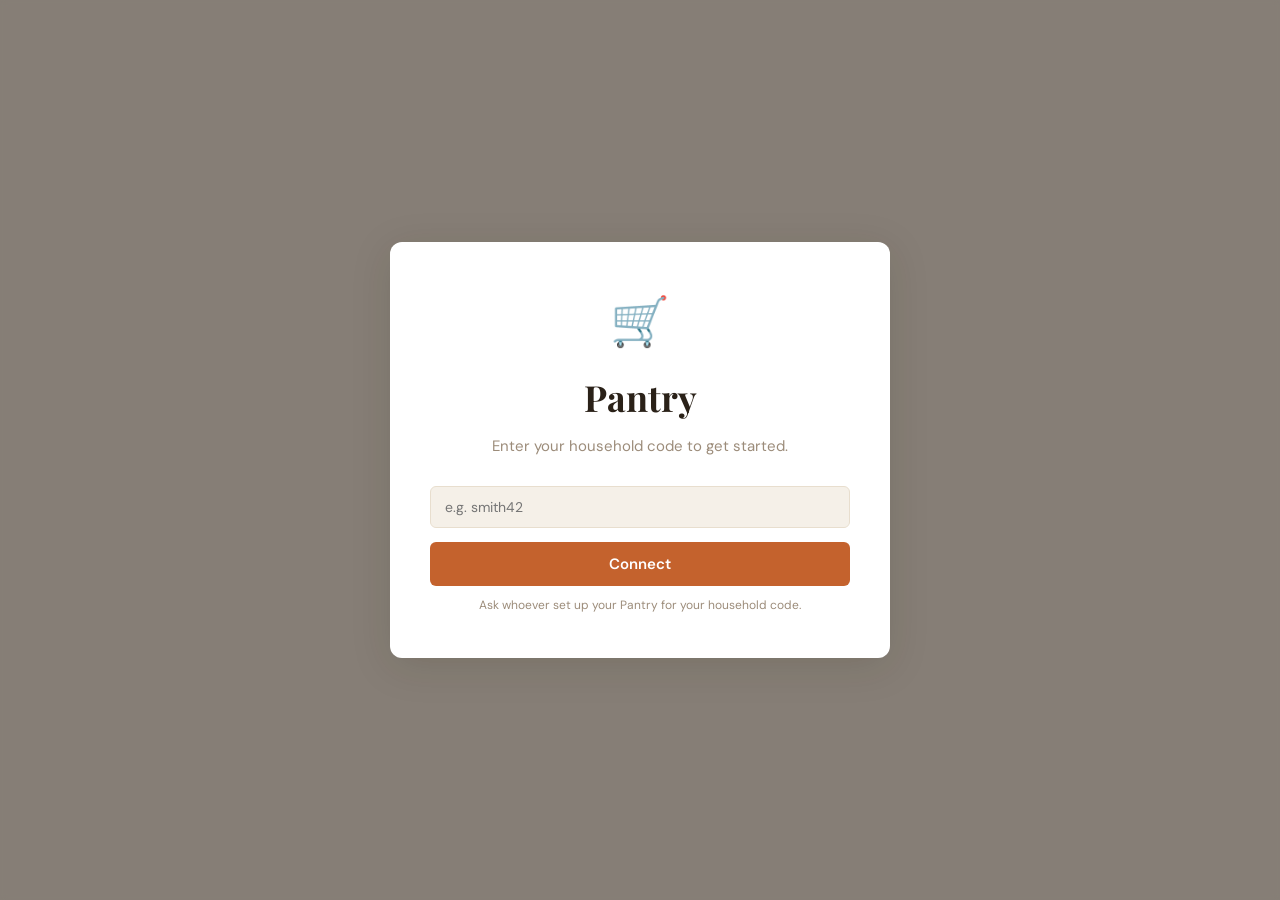
<file: index.html>
<!DOCTYPE html>
<html lang="en">
<head>
  <meta charset="UTF-8" />
  <meta name="viewport" content="width=device-width, initial-scale=1.0" />
  <title>Pantry — Grocery List Manager</title>
  <link rel="manifest" href="manifest.json" />
  <meta name="theme-color" content="#2a2118" />
  <meta name="mobile-web-app-capable" content="yes" />
  <meta name="apple-mobile-web-app-capable" content="yes" />
  <meta name="apple-mobile-web-app-status-bar-style" content="black-translucent" />
  <meta name="apple-mobile-web-app-title" content="Pantry" />
  <link rel="apple-touch-icon" href="icon-192.png" />
  <link rel="preconnect" href="https://fonts.googleapis.com" />
  <link rel="preconnect" href="https://fonts.gstatic.com" crossorigin />
  <link href="https://fonts.googleapis.com/css2?family=Playfair+Display:wght@400;600;700&family=DM+Sans:wght@300;400;500&display=swap" rel="stylesheet" />
  <link rel="stylesheet" href="style.css" />
  <!-- Google Analytics -->
  <script async src="https://www.googletagmanager.com/gtag/js?id=G-ZRSKGRCKM3"></script>
  <script>
    window.dataLayer = window.dataLayer || [];
    function gtag(){dataLayer.push(arguments);}
    gtag('js', new Date());
    gtag('config', 'G-ZRSKGRCKM3');
  </script>
</head>
<body>

  <!-- SETUP MODAL -->
  <div id="setup-modal" class="modal-overlay active">
    <div class="modal-box setup-box">
      <div class="setup-logo">🛒</div>
      <h1 class="setup-title">Pantry</h1>
      <p class="setup-sub">Enter your household code to get started.</p>
      <input id="household-code-input" class="setup-input" type="text" placeholder="e.g. smith42" autocomplete="off" autocapitalize="off" />
      <button class="btn-primary setup-connect" onclick="connectWithCode()">Connect</button>
      <p class="setup-note">Ask whoever set up your Pantry for your household code.</p>
    </div>
  </div>

  <!-- GENERIC MODAL -->
  <div id="generic-modal" class="modal-overlay">
    <div class="modal-box" id="generic-modal-box">
      <button class="modal-close" onclick="closeModal()">✕</button>
      <div id="generic-modal-content"></div>
    </div>
  </div>

  <!-- TOAST -->
  <div id="toast" class="toast"></div>

  <!-- APP SHELL -->
  <div id="app" class="app hidden">

    <!-- SIDEBAR -->
    <aside class="sidebar">
      <div class="sidebar-header">
        <span class="sidebar-logo">🛒</span>
        <div>
          <span class="sidebar-title">Pantry</span>
          <div id="sidebar-household-name" class="sidebar-household-name"></div>
        </div>
      </div>
      <!-- Mobile: user button in top bar -->
      <button class="sidebar-topbar-user" style="display:none" onclick="changeUsername()">
        👤 <span id="sidebar-username-mobile"></span>
      </button>
      <nav class="sidebar-nav">
        <button class="nav-btn active" data-view="database" onclick="switchView('database')">
          <span class="nav-icon">📦</span> Item Database
        </button>
        <button class="nav-btn" data-view="list" onclick="switchView('list')">
          <span class="nav-icon">📋</span> Shopping List
          <span id="list-badge" class="badge hidden">0</span>
        </button>
        <div class="sidebar-list-selector">
          <div class="sidebar-list-label">Active List</div>
          <div class="sidebar-list-row">
            <select id="list-selector" class="sidebar-list-select" onchange="onListSelect(event)"></select>
            <button class="btn-icon sidebar-list-options" title="Rename or delete list" onclick="openListOptionsModal()">⚙</button>
          </div>
        </div>
      </nav>
      <div class="sidebar-footer">
        <button class="btn-ghost small sidebar-user-btn" onclick="changeUsername()">👤 <span id="sidebar-username"></span></button>
        <button class="btn-ghost small" onclick="openSetup()">⚙ Change Household</button>
      </div>
    </aside>

    <!-- MAIN CONTENT -->
    <main class="main">

      <!-- DATABASE VIEW -->
      <section id="view-database" class="view active">
        <div class="view-header">
          <div>
            <h2 class="view-title">Item Database</h2>
            <p class="view-sub">Organize items into categories</p>
            <!-- Mobile list selector (desktop uses sidebar) -->
            <div class="mobile-list-selector-row" style="display:none">
              <select class="sidebar-list-select" onchange="onListSelect(event)"></select>
              <button class="btn-icon sidebar-list-options" onclick="openListOptionsModal()">⚙</button>
            </div>
          </div>
          <div class="view-actions">
            <button class="btn-secondary" onclick="openAddCategory()">+ Category</button>
            <button class="btn-primary" onclick="openAddItem()">+ Item</button>
          </div>
        </div>
        <div id="db-loading" class="loading-state">
          <div class="spinner"></div> Loading your database…
        </div>
        <div id="db-empty" class="empty-state hidden">
          <div class="empty-icon">🥦</div>
          <p>No items yet. Start by adding a category.</p>
        </div>
        <div id="categories-container" class="categories-grid hidden"></div>
      </section>

      <!-- LIST VIEW -->
      <section id="view-list" class="view hidden">
        <div class="view-header">
          <div>
            <h2 class="view-title">Shopping List</h2>
            <!-- Mobile list selector (desktop uses sidebar) -->
            <div class="mobile-list-selector-row" style="display:none">
              <select class="sidebar-list-select" onchange="onListSelect(event)"></select>
              <button class="btn-icon sidebar-list-options" onclick="openListOptionsModal()">⚙</button>
            </div>
          </div>
          <div class="view-actions">
            <button class="btn-secondary" onclick="openAddQuickItem()">+ Quick Add</button>
            <button class="btn-secondary" onclick="shareList()">🔗 Share</button>
            <button class="btn-secondary" onclick="archiveAndClear()">📦 Archive & Clear</button>
            <button class="btn-secondary" onclick="openArchiveModal()">🗂 View Archives</button>
            <button class="btn-secondary" onclick="saveCurrentList()">💾 Save</button>
            <button class="btn-secondary" onclick="openRestoreModal()">⟳ Restore</button>
            <button class="btn-danger"    onclick="clearChecked()">Clear Checked</button>
          </div>
        </div>
        <div id="list-loading" class="loading-state hidden">
          <div class="spinner"></div> Loading…
        </div>
        <div id="list-empty" class="empty-state hidden">
          <div class="empty-icon">🛍️</div>
          <p>Your list is empty. Add items from the database.</p>
        </div>
        <div id="list-container" class="list-sections hidden"></div>
        <div id="list-notes-area" class="list-notes-area hidden">
          <div class="list-notes-label">📝 Notes</div>
          <textarea id="list-notes" class="list-notes-input" placeholder="Leave a note for the household…" rows="3" onblur="saveNote()" oninput="onNoteInput()"></textarea>
          <div id="list-notes-status" class="list-notes-status"></div>
        </div>
      </section>

    </main>
  </div>

  <!-- MOBILE BOTTOM TAB BAR (hidden on desktop via CSS) -->
  <div class="bottom-tab-bar" style="display:none">
    <button class="bottom-tab active" data-view="database" onclick="switchView('database')">
      <span class="bottom-tab-icon">📦</span>
      <span>Database</span>
    </button>
    <button class="bottom-tab" data-view="list" onclick="switchView('list')">
      <span class="bottom-tab-icon">📋</span>
      <span>List</span>
      <span id="list-badge-mobile" class="badge hidden">0</span>
    </button>
    <button class="bottom-tab" onclick="openSetup()">
      <span class="bottom-tab-icon">⚙️</span>
      <span>Settings</span>
    </button>
  </div>

  <script src="config.js"></script>
  <script src="app.js"></script>
</body>
</html>
</file>
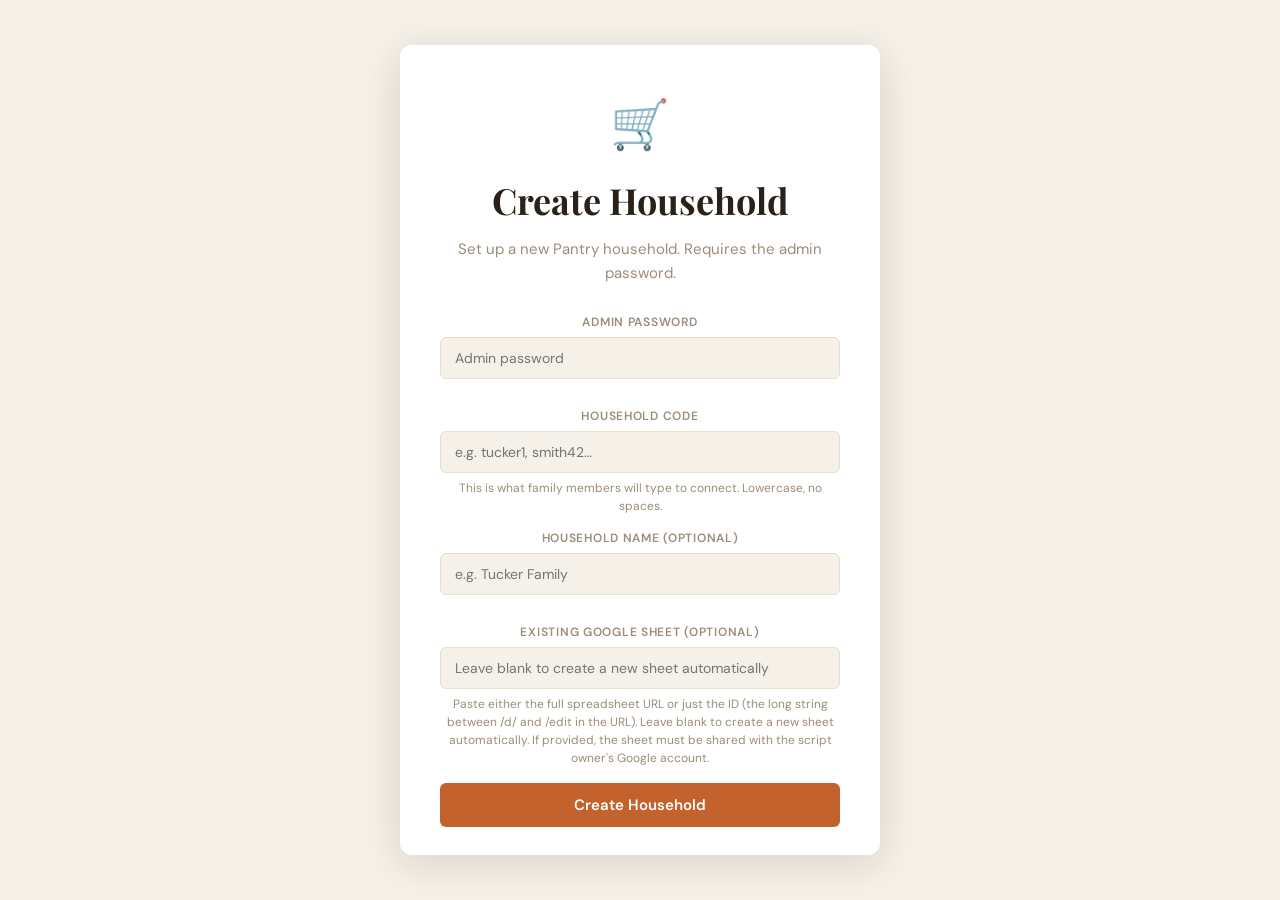
<file: setup.html>
<!DOCTYPE html>
<html lang="en">
<head>
  <meta charset="UTF-8" />
  <meta name="viewport" content="width=device-width, initial-scale=1.0" />
  <title>Pantry — Create Household</title>
  <link rel="preconnect" href="https://fonts.googleapis.com" />
  <link rel="preconnect" href="https://fonts.gstatic.com" crossorigin />
  <link href="https://fonts.googleapis.com/css2?family=Playfair+Display:wght@400;600;700&family=DM+Sans:wght@300;400;500&display=swap" rel="stylesheet" />
  <link rel="stylesheet" href="style.css" />
  <!-- Google Analytics -->
  <script async src="https://www.googletagmanager.com/gtag/js?id=G-ZRSKGRCKM3"></script>
  <script>
    window.dataLayer = window.dataLayer || [];
    function gtag(){dataLayer.push(arguments);}
    gtag('js', new Date());
    gtag('config', 'G-ZRSKGRCKM3');
  </script>
  <style>
    body { display: flex; align-items: center; justify-content: center; min-height: 100vh; padding: 20px; }
    .setup-box { max-width: 480px; width: 100%; }
    .result-box { margin-top: 20px; padding: 16px; border-radius: 8px; font-size: 14px; line-height: 1.6; }
    .result-box.success { background: var(--sage-muted); color: var(--sage); }
    .result-box.error   { background: var(--danger-light); color: var(--danger); }
    .result-code { font-size: 28px; font-weight: 700; font-family: monospace; letter-spacing: 2px; margin: 8px 0; }
    .result-link { word-break: break-all; font-size: 12px; color: var(--ink-light); margin-top: 6px; }
  </style>
</head>
<body>
  <div class="modal-box setup-box">
    <div class="setup-logo">🛒</div>
    <h1 class="setup-title">Create Household</h1>
    <p class="setup-sub">Set up a new Pantry household. Requires the admin password.</p>

    <label class="modal-label">Admin Password</label>
    <input class="setup-input" type="password" id="password" placeholder="Admin password" />

    <label class="modal-label">Household Code</label>
    <input class="setup-input" type="text" id="code" placeholder="e.g. tucker1, smith42…" autocapitalize="off" autocomplete="off" />
    <p class="setup-note" style="margin-top:-8px;margin-bottom:12px;">This is what family members will type to connect. Lowercase, no spaces.</p>

    <label class="modal-label">Household Name (optional)</label>
    <input class="setup-input" type="text" id="name" placeholder="e.g. Tucker Family" />

    <label class="modal-label">Existing Google Sheet (optional)</label>
    <input class="setup-input" type="text" id="sheetId" placeholder="Leave blank to create a new sheet automatically" />
    <p class="setup-note" style="margin-top:-8px;margin-bottom:16px;">Paste either the full spreadsheet URL or just the ID (the long string between /d/ and /edit in the URL). Leave blank to create a new sheet automatically. If provided, the sheet must be shared with the script owner's Google account.</p>

    <button class="btn-primary setup-connect" onclick="createHousehold()">Create Household</button>

    <div id="result" style="display:none"></div>
  </div>

  <script src="config.js"></script>
  <script>
    async function createHousehold() {
      const password      = document.getElementById('password').value;
      const code          = document.getElementById('code').value.trim().toLowerCase();
      const householdName = document.getElementById('name').value.trim();
      const spreadsheetId = document.getElementById('sheetId').value.trim();
      const resultEl      = document.getElementById('result');

      if (!password || !code) {
        showResult('error', 'Password and household code are required.');
        return;
      }
      if (/\s/.test(code)) {
        showResult('error', 'Household code cannot contain spaces.');
        return;
      }

      showResult('', 'Creating household…');
      resultEl.style.display = 'block';
      resultEl.className = 'result-box';
      resultEl.textContent = 'Creating…';

      try {
        const res  = await fetch(window.PANTRY_MASTER_URL, {
          method: 'POST',
          headers: { 'Content-Type': 'text/plain' },
          body: JSON.stringify({ action: 'createHousehold', password, code, householdName, spreadsheetId })
        });
        const data = await res.json();
        if (data.ok) {
          showResult('success',
            '✓ Household created!\n\nCode: ' + data.code +
            (data.spreadsheetUrl ? '\n\nSpreadsheet: ' + data.spreadsheetUrl : '')
          );
        } else {
          showResult('error', '✕ ' + (data.error || 'Unknown error'));
        }
      } catch (e) {
        showResult('error', 'Could not reach the master script. Check config.js.');
      }
    }

    function showResult(type, msg) {
      const el = document.getElementById('result');
      el.style.display = 'block';
      el.className = 'result-box' + (type ? ' ' + type : '');
      // Format nicely
      const lines = msg.split('\n');
      el.innerHTML = lines.map((l, i) => {
        if (i === 0) return '<strong>' + l + '</strong>';
        if (l.startsWith('Code:')) return '<div class="result-code">' + l.replace('Code: ','') + '</div>';
        if (l.startsWith('Spreadsheet:')) return '<div class="result-link">📊 <a href="' + l.replace('Spreadsheet: ','') + '" target="_blank">Open Spreadsheet</a></div>';
        return l ? '<div>' + l + '</div>' : '';
      }).join('');
    }
  </script>
</body>
</html>
</file>
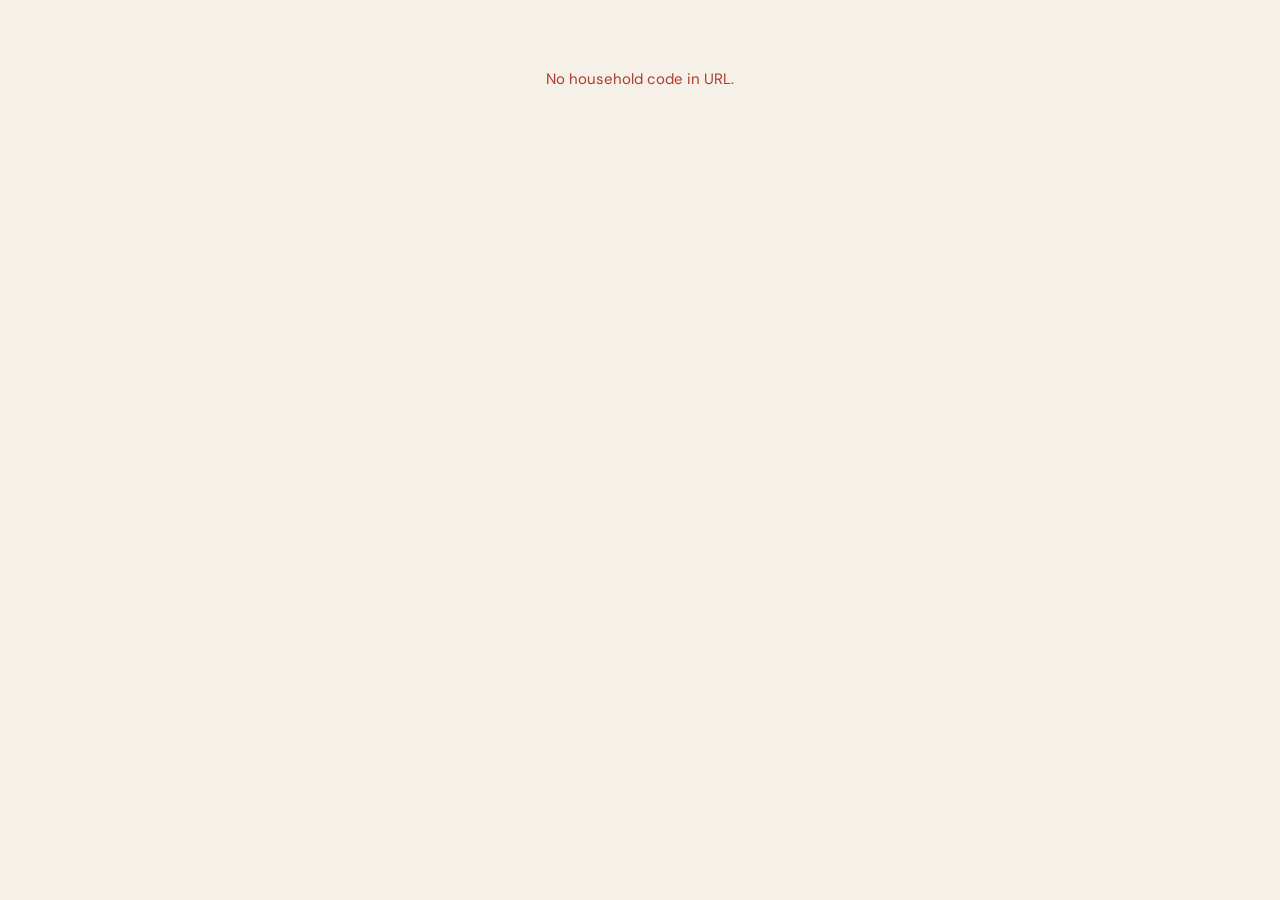
<file: share.html>
<!DOCTYPE html>
<html lang="en">
<head>
  <meta charset="UTF-8" />
  <meta name="viewport" content="width=device-width, initial-scale=1.0" />
  <title>Pantry — Shared List</title>
  <link rel="preconnect" href="https://fonts.googleapis.com" />
  <link rel="preconnect" href="https://fonts.gstatic.com" crossorigin />
  <link href="https://fonts.googleapis.com/css2?family=Playfair+Display:wght@400;600;700&family=DM+Sans:wght@300;400;500&display=swap" rel="stylesheet" />
  <link rel="stylesheet" href="style.css" />
  <!-- Google Analytics -->
  <script async src="https://www.googletagmanager.com/gtag/js?id=G-ZRSKGRCKM3"></script>
  <script>
    window.dataLayer = window.dataLayer || [];
    function gtag(){dataLayer.push(arguments);}
    gtag('js', new Date());
    gtag('config', 'G-ZRSKGRCKM3');
  </script>
  <style>
    body { max-width: 600px; margin: 0 auto; padding: 28px 20px 60px; }
    .share-header { margin-bottom: 24px; }
    .share-household { font-size: 13px; color: var(--ink-light); margin-bottom: 2px; }
    .share-title { font-family: var(--font-display); font-size: 28px; font-weight: 700; color: var(--ink); }
    .share-meta { font-size: 13px; color: var(--ink-light); margin-top: 4px; }
    .share-section { margin-bottom: 20px; }
    .share-cat-title { font-family: var(--font-display); font-size: 14px; font-weight: 600; color: var(--ink); margin-bottom: 6px; display: flex; align-items: center; gap: 8px; }
    .share-item { display: flex; align-items: center; gap: 10px; padding: 6px 0; border-bottom: 1px solid var(--cream-dark); font-size: 14px; color: var(--ink-mid); }
    .share-item:last-child { border-bottom: none; }
    .share-item.checked { opacity: 0.45; text-decoration: line-through; }
    .share-item-qty { font-size: 12px; color: var(--ink-light); background: var(--cream-dark); border-radius: 20px; padding: 1px 7px; }
    .share-note { margin-top: 28px; padding: 14px 16px; background: var(--cream-dark); border-radius: var(--radius-sm); font-size: 14px; color: var(--ink-mid); font-style: italic; }
    .share-note-label { font-style: normal; font-weight: 600; font-size: 12px; color: var(--ink-light); text-transform: uppercase; letter-spacing: .05em; margin-bottom: 6px; }
    .share-open-btn { display: block; margin-top: 32px; text-align: center; background: var(--terracotta); color: #fff; border-radius: var(--radius-sm); padding: 12px 20px; text-decoration: none; font-family: var(--font-body); font-size: 15px; font-weight: 600; }
    .share-open-btn:hover { background: var(--terracotta-light); }
    .loading-state { padding: 60px 0; text-align: center; color: var(--ink-light); }
    .error-state { padding: 40px 0; text-align: center; color: var(--danger); }
  </style>
</head>
<body>
  <div id="content"><div class="loading-state">Loading list…</div></div>
  <script src="config.js"></script>
  <script>
    async function load() {
      const params   = new URLSearchParams(window.location.search);
      const code     = params.get('code');
      const listName = params.get('list') || 'Main';
      if (!code) { showError('No household code in URL.'); return; }

      try {
        const res  = await fetch(window.PANTRY_MASTER_URL, {
          method: 'POST',
          headers: { 'Content-Type': 'text/plain' },
          body: JSON.stringify({ action: 'getSharedList', code, listName })
        });
        const data = await res.json();
        if (!data.ok) { showError(data.error || 'Could not load list.'); return; }
        render(data);
      } catch (e) {
        showError('Could not reach Pantry server.');
      }
    }

    function render({ householdName, listName, list, note }) {
      document.title = 'Pantry — ' + listName;
      const unchecked = list.filter(i => !i.checked);
      const checked   = list.filter(i => i.checked);

      // Group unchecked by category
      const byCategory = {};
      unchecked.forEach(item => {
        const cat = item.category || 'Other';
        if (!byCategory[cat]) byCategory[cat] = [];
        byCategory[cat].push(item);
      });

      const date = new Date().toLocaleDateString(undefined, { month: 'short', day: 'numeric', year: 'numeric', hour: '2-digit', minute: '2-digit' });

      let html = '<div class="share-header">' +
        '<div class="share-household">🛒 ' + esc(householdName) + '</div>' +
        '<div class="share-title">' + esc(listName) + '</div>' +
        '<div class="share-meta">' + unchecked.length + ' items · Updated ' + date + '</div>' +
      '</div>';

      Object.entries(byCategory).forEach(([cat, items]) => {
        html += '<div class="share-section"><div class="share-cat-title">' + esc(cat) + '</div>';
        items.forEach(i => {
          html += '<div class="share-item">' +
            '<span style="flex:1">' + esc(i.name) + (i.note ? ' <span style="color:var(--ink-light);font-style:italic;font-size:12px;">— ' + esc(i.note) + '</span>' : '') + '</span>' +
            (i.qty > 1 ? '<span class="share-item-qty">×' + i.qty + '</span>' : '') +
          '</div>';
        });
        html += '</div>';
      });

      if (checked.length > 0) {
        html += '<div class="share-section"><div class="share-cat-title" style="color:var(--ink-light)">Already got ✓</div>';
        checked.forEach(i => {
          html += '<div class="share-item checked"><span style="flex:1">' + esc(i.name) + '</span>' +
            (i.qty > 1 ? '<span class="share-item-qty">×' + i.qty + '</span>' : '') + '</div>';
        });
        html += '</div>';
      }

      if (note) {
        html += '<div class="share-note"><div class="share-note-label">📝 Note</div>' + esc(note) + '</div>';
      }

      html += '<a class="share-open-btn" href="index.html?code=' + esc(new URLSearchParams(window.location.search).get('code')) + '">Open in Pantry →</a>';

      document.getElementById('content').innerHTML = html;
    }

    function showError(msg) {
      document.getElementById('content').innerHTML = '<div class="error-state">' + msg + '</div>';
    }

    function esc(str) {
      return String(str||'').replace(/&/g,'&amp;').replace(/</g,'&lt;').replace(/>/g,'&gt;').replace(/"/g,'&quot;');
    }

    load();
  </script>
</body>
</html>
</file>
<file: style.css>
/* ============================================================
   PANTRY — CSS
   Aesthetic: Warm editorial market — cream, terracotta, sage
   ============================================================ */

:root {
  --cream: #f5f0e8;
  --cream-dark: #ede7d9;
  --parchment: #e8dece;
  --terracotta: #c4622d;
  --terracotta-light: #e07d4f;
  --terracotta-muted: #f2d5c4;
  --sage: #5a7a5e;
  --sage-light: #8aac8e;
  --sage-muted: #d4e4d6;
  --ink: #2a2118;
  --ink-mid: #5c4f40;
  --ink-light: #9c8c7a;
  --white: #ffffff;
  --danger: #b03a2e;
  --danger-light: #f5d0cc;

  --radius: 12px;
  --radius-sm: 6px;
  --shadow: 0 2px 16px rgba(42,33,24,0.10);
  --shadow-lg: 0 8px 40px rgba(42,33,24,0.14);

  --font-display: 'Playfair Display', Georgia, serif;
  --font-body: 'DM Sans', sans-serif;
}

*, *::before, *::after { box-sizing: border-box; margin: 0; padding: 0; }

html, body {
  height: 100%;
  font-family: var(--font-body);
  background: var(--cream);
  color: var(--ink);
  font-size: 15px;
  line-height: 1.5;
}

/* ---- LAYOUT ---- */
.app {
  display: flex;
  height: 100vh;
  overflow: hidden;
}
.app.hidden { display: none; }

/* ---- SIDEBAR ---- */
.sidebar {
  width: 220px;
  min-width: 220px;
  background: var(--ink);
  color: var(--cream);
  display: flex;
  flex-direction: column;
  padding: 0;
  border-right: none;
}
.sidebar-header {
  display: flex;
  align-items: center;
  gap: 10px;
  padding: 28px 20px 20px;
  border-bottom: 1px solid rgba(255,255,255,0.08);
}
.sidebar-logo { font-size: 22px; }
.sidebar-title {
  font-family: var(--font-display);
  font-size: 22px;
  font-weight: 700;
  letter-spacing: 0.02em;
  color: var(--cream);
}
.sidebar-nav {
  flex: 1;
  padding: 16px 12px;
  display: flex;
  flex-direction: column;
  gap: 4px;
}
.nav-btn {
  display: flex;
  align-items: center;
  gap: 10px;
  width: 100%;
  padding: 11px 14px;
  border: none;
  background: transparent;
  color: rgba(245,240,232,0.65);
  font-family: var(--font-body);
  font-size: 14px;
  font-weight: 500;
  border-radius: var(--radius-sm);
  cursor: pointer;
  transition: background 0.15s, color 0.15s;
  position: relative;
  text-align: left;
}
.nav-btn:hover { background: rgba(255,255,255,0.08); color: var(--cream); }
.nav-btn.active { background: var(--terracotta); color: #fff; }
.nav-icon { font-size: 16px; }
.sidebar-footer {
  padding: 16px 12px;
  border-top: 1px solid rgba(255,255,255,0.08);
}

/* ---- BADGE ---- */
.badge {
  background: var(--terracotta-light);
  color: #fff;
  font-size: 11px;
  font-weight: 700;
  border-radius: 20px;
  padding: 1px 7px;
  margin-left: auto;
}
.badge.hidden { display: none; }

/* ---- MAIN ---- */
.main {
  flex: 1;
  overflow-y: auto;
  background: var(--cream);
  padding: 0;
}

/* ---- VIEWS ---- */
.view { display: none; padding: 36px 40px; }
.view.active { display: block; }
.view-header {
  display: flex;
  justify-content: space-between;
  align-items: flex-start;
  margin-bottom: 32px;
  flex-wrap: wrap;
  gap: 16px;
}
.view-title {
  font-family: var(--font-display);
  font-size: 30px;
  font-weight: 700;
  color: var(--ink);
  line-height: 1.1;
}
.view-sub { color: var(--ink-light); font-size: 13.5px; margin-top: 4px; }
.view-actions { display: flex; gap: 10px; flex-wrap: wrap; }

/* ---- BUTTONS ---- */
button { cursor: pointer; font-family: var(--font-body); }
.btn-primary {
  background: var(--terracotta);
  color: #fff;
  border: none;
  padding: 9px 18px;
  border-radius: var(--radius-sm);
  font-size: 14px;
  font-weight: 500;
  transition: background 0.15s, transform 0.1s;
}
.btn-primary:hover { background: var(--terracotta-light); transform: translateY(-1px); }
.btn-secondary {
  background: var(--white);
  color: var(--ink);
  border: 1.5px solid var(--parchment);
  padding: 9px 18px;
  border-radius: var(--radius-sm);
  font-size: 14px;
  font-weight: 500;
  transition: border-color 0.15s, background 0.15s;
}
.btn-secondary:hover { border-color: var(--terracotta); background: var(--terracotta-muted); }
.btn-danger {
  background: transparent;
  color: var(--danger);
  border: 1.5px solid var(--danger-light);
  padding: 9px 18px;
  border-radius: var(--radius-sm);
  font-size: 14px;
  font-weight: 500;
  transition: background 0.15s;
}
.btn-danger:hover { background: var(--danger-light); }
.btn-ghost {
  background: transparent;
  color: rgba(245,240,232,0.55);
  border: none;
  font-size: 13px;
  padding: 7px 10px;
  border-radius: var(--radius-sm);
  transition: color 0.15s;
}
.btn-ghost:hover { color: var(--cream); }
.btn-ghost.small { font-size: 12px; }
.btn-icon {
  background: none;
  border: none;
  color: var(--ink-light);
  font-size: 14px;
  padding: 4px 7px;
  border-radius: var(--radius-sm);
  transition: color 0.15s, background 0.15s;
}
.btn-icon:hover { color: var(--terracotta); background: var(--terracotta-muted); }

/* ---- CATEGORIES GRID ---- */
.categories-grid {
  display: grid;
  grid-template-columns: repeat(auto-fill, minmax(300px, 1fr));
  gap: 6px;
}
.category-card:not(.collapsed) {
  margin: 8px 0;
}
.category-card.collapsed {
  box-shadow: none;
  border-radius: var(--radius-sm);
  grid-column: 1 / -1;
}
.category-card {
  background: var(--white);
  border-radius: var(--radius);
  box-shadow: var(--shadow);
  overflow: hidden;
  border: 1px solid var(--parchment);
  transition: box-shadow 0.2s;
}
.category-card:hover { box-shadow: var(--shadow-lg); }
.category-header {
  display: flex;
  align-items: center;
  gap: 8px;
  padding: 10px 16px;
  border-bottom: 1px solid var(--cream-dark);
  background: var(--cream);
  cursor: pointer;
  user-select: none;
}
.category-header:hover { background: var(--cream-dark); }
.category-card.collapsed .category-header { border-bottom: none; padding: 7px 16px; }
.category-card.collapsed .category-items,
.category-card.collapsed .category-add-item { display: none; }
.category-name { flex: 1; }
.category-collapse-icon {
  font-size: 9px;
  color: var(--ink-light);
  margin-right: 4px;
  flex-shrink: 0;
  transition: transform 0.15s;
}
.cat-list-badge {
  font-size: 11px;
  font-weight: 600;
  background: var(--sage-muted);
  color: var(--sage);
  border-radius: 20px;
  padding: 2px 8px;
  margin-left: 6px;
  white-space: nowrap;
}
.category-name {
  font-family: var(--font-display);
  font-size: 16px;
  font-weight: 600;
  color: var(--ink);
}
.category-actions { display: flex; gap: 4px; }
.category-items { padding: 4px 0; min-height: 20px; }
.item-row {
  display: flex;
  align-items: center;
  padding: 2px 16px;
  gap: 10px;
  transition: background 0.12s;
  cursor: pointer;
}
.item-row:hover { background: var(--cream); }
.item-row.in-list { background: var(--sage-muted); }
.item-dot {
  width: 12px; height: 12px;
  border-radius: 50%;
  background: var(--parchment);
  flex-shrink: 0;
  transition: background 0.15s, transform 0.1s;
  cursor: pointer;
}
.item-drag-handle {
  color: var(--ink-light);
  font-size: 13px;
  cursor: grab;
  flex-shrink: 0;
  user-select: none;
  line-height: 1;
  margin-right: -4px;
}
.item-drag-handle:active { cursor: grabbing; }
.item-row.drag-over { background: var(--terracotta-muted); outline: 1px dashed var(--terracotta); }
.item-row.dragging { opacity: 0.4; }
.item-row.in-list .item-dot { background: var(--sage); }
.item-name { flex: 1; font-size: 14px; color: var(--ink-mid); }
.item-row.in-list .item-name { color: var(--sage); font-weight: 500; }
.item-actions { display: flex; gap: 2px; opacity: 0; transition: opacity 0.15s; }
.item-row:hover .item-actions { opacity: 1; }
.item-qty-btn {
  background: var(--sage-muted);
  color: var(--sage);
  border: none;
  border-radius: var(--radius-sm);
  font-size: 11px;
  font-weight: 700;
  padding: 2px 7px;
  cursor: pointer;
  white-space: nowrap;
  transition: background 0.15s;
  flex-shrink: 0;
}
.item-qty-btn:hover { background: var(--sage-light); color: #fff; }
.item-qty-btn--active {
  background: var(--sage);
  color: #fff;
}
.item-qty-btn--active:hover { background: var(--sage-light); }
.add-to-list-btn {
  background: var(--sage-muted);
  color: var(--sage);
  border: none;
  border-radius: var(--radius-sm);
  font-size: 12px;
  font-weight: 600;
  padding: 3px 10px;
  cursor: pointer;
  transition: background 0.15s;
}
.add-to-list-btn:hover { background: var(--sage-light); color: #fff; }
.remove-from-list-btn {
  background: var(--terracotta-muted);
  color: var(--terracotta);
  border: none;
  border-radius: var(--radius-sm);
  font-size: 12px;
  font-weight: 600;
  padding: 3px 8px;
  cursor: pointer;
  transition: background 0.15s;
}
.remove-from-list-btn:hover { background: var(--terracotta); color: #fff; }
.category-add-item {
  padding: 8px 16px 12px;
  border-top: 1px dashed var(--parchment);
}
.category-add-item-btn {
  background: none;
  border: none;
  color: var(--ink-light);
  font-size: 13px;
  padding: 4px 0;
  cursor: pointer;
  transition: color 0.15s;
}
.category-add-item-btn:hover { color: var(--terracotta); }

/* ---- SHOPPING LIST ---- */
.list-sections { display: flex; flex-direction: column; gap: 8px; }
.list-section-header {
  display: flex;
  align-items: center;
  gap: 10px;
  margin-bottom: 4px;
}
.list-section-title {
  font-family: var(--font-display);
  font-size: 14px;
  font-weight: 600;
  color: var(--ink);
}
.list-item-card {
  background: var(--white);
  border: 1px solid var(--parchment);
  border-radius: var(--radius-sm);
  display: flex;
  align-items: center;
  padding: 4px 10px;
  gap: 8px;
  margin-bottom: 3px;
  transition: opacity 0.2s, background 0.15s;
}
.list-item-card.checked {
  opacity: 0.5;
  background: var(--cream-dark);
}
.list-item-card.checked .list-item-name {
  text-decoration: line-through;
  color: var(--ink-light);
}
.check-box {
  width: 20px; height: 20px;
  border-radius: 4px;
  border: 2px solid var(--parchment);
  flex-shrink: 0;
  cursor: pointer;
  background: #fff;
  display: flex;
  align-items: center;
  justify-content: center;
  font-size: 12px;
  transition: background 0.15s, border-color 0.15s;
}
.list-item-card.checked .check-box {
  background: var(--sage);
  border-color: var(--sage);
  color: #fff;
}
.list-item-name { flex: 1; font-size: 14.5px; color: var(--ink); }
.qty-control {
  display: flex;
  align-items: center;
  gap: 6px;
  background: var(--cream);
  border-radius: var(--radius-sm);
  padding: 3px 6px;
}
.qty-btn {
  background: none;
  border: none;
  color: var(--ink-mid);
  font-size: 16px;
  font-weight: 700;
  padding: 0 4px;
  cursor: pointer;
  line-height: 1;
  transition: color 0.15s;
}
.qty-btn:hover { color: var(--terracotta); }
.qty-display {
  min-width: 22px;
  text-align: center;
  font-size: 14px;
  font-weight: 600;
  color: var(--ink);
}
.list-delete-btn {
  background: none;
  border: none;
  color: var(--ink-light);
  font-size: 16px;
  padding: 2px 6px;
  cursor: pointer;
  border-radius: var(--radius-sm);
  transition: color 0.15s, background 0.15s;
}
.list-delete-btn:hover { color: var(--danger); background: var(--danger-light); }

/* ---- MODAL ---- */
.modal-overlay {
  position: fixed;
  inset: 0;
  background: rgba(42,33,24,0.55);
  backdrop-filter: blur(3px);
  z-index: 1000;
  display: flex;
  align-items: center;
  justify-content: center;
  padding: 20px;
  opacity: 0;
  pointer-events: none;
  transition: opacity 0.2s;
}
.modal-overlay.active {
  opacity: 1;
  pointer-events: all;
}
.modal-box {
  background: var(--white);
  border-radius: var(--radius);
  box-shadow: var(--shadow-lg);
  padding: 32px;
  width: 100%;
  max-width: 460px;
  position: relative;
  max-height: 90vh;
  overflow-y: auto;
}
.modal-close {
  position: absolute;
  top: 16px; right: 16px;
  background: none; border: none;
  font-size: 18px;
  color: var(--ink-light);
  cursor: pointer;
  border-radius: 4px;
  padding: 2px 7px;
  transition: color 0.15s, background 0.15s;
}
.modal-close:hover { color: var(--ink); background: var(--cream); }
.modal-title {
  font-family: var(--font-display);
  font-size: 22px;
  font-weight: 700;
  color: var(--ink);
  margin-bottom: 20px;
}
.modal-label {
  display: block;
  font-size: 12px;
  font-weight: 600;
  letter-spacing: 0.06em;
  text-transform: uppercase;
  color: var(--ink-light);
  margin-bottom: 6px;
  margin-top: 14px;
}
.modal-input, .modal-select {
  width: 100%;
  padding: 10px 13px;
  border: 1.5px solid var(--parchment);
  border-radius: var(--radius-sm);
  font-family: var(--font-body);
  font-size: 14.5px;
  color: var(--ink);
  background: var(--cream);
  outline: none;
  transition: border-color 0.15s;
}
.modal-input:focus, .modal-select:focus { border-color: var(--terracotta); background: #fff; }
.modal-actions {
  display: flex;
  gap: 10px;
  justify-content: flex-end;
  margin-top: 24px;
}
.modal-checkbox-row {
  display: flex;
  align-items: center;
  gap: 10px;
  margin-top: 14px;
  font-size: 14px;
  color: var(--ink-mid);
  cursor: pointer;
}
.modal-checkbox-row input { cursor: pointer; }

/* ---- SETUP MODAL ---- */
.setup-box {
  max-width: 500px;
  text-align: center;
  padding: 44px 40px;
}
.setup-logo { font-size: 48px; margin-bottom: 12px; }
.setup-title {
  font-family: var(--font-display);
  font-size: 36px;
  font-weight: 700;
  color: var(--ink);
  margin-bottom: 10px;
}
.setup-sub { color: var(--ink-light); margin-bottom: 28px; line-height: 1.6; }
.setup-steps {
  text-align: left;
  margin-bottom: 24px;
  display: flex;
  flex-direction: column;
  gap: 12px;
}
.step {
  display: flex;
  align-items: flex-start;
  gap: 12px;
  font-size: 14px;
  color: var(--ink-mid);
  line-height: 1.5;
}
.step a { color: var(--terracotta); }
.step-num {
  background: var(--terracotta);
  color: #fff;
  width: 22px; height: 22px;
  border-radius: 50%;
  display: flex;
  align-items: center;
  justify-content: center;
  font-size: 12px;
  font-weight: 700;
  flex-shrink: 0;
  margin-top: 1px;
}
.setup-input {
  width: 100%;
  padding: 11px 14px;
  border: 1.5px solid var(--parchment);
  border-radius: var(--radius-sm);
  font-family: var(--font-body);
  font-size: 14px;
  color: var(--ink);
  background: var(--cream);
  margin-bottom: 14px;
  outline: none;
  transition: border-color 0.15s;
}
.setup-input:focus { border-color: var(--terracotta); background: #fff; }
.setup-connect {
  width: 100%;
  padding: 12px;
  font-size: 15px;
  font-weight: 600;
  border-radius: var(--radius-sm);
  margin-bottom: 10px;
}
.setup-note { font-size: 12px; color: var(--ink-light); }

/* ---- NEW LIST MODAL ---- */
.prev-list-preview {
  border: 1px solid var(--parchment);
  border-radius: var(--radius-sm);
  max-height: 220px;
  overflow-y: auto;
  margin-top: 6px;
}
.prev-item-row {
  display: flex;
  align-items: center;
  gap: 10px;
  padding: 8px 14px;
  border-bottom: 1px solid var(--cream-dark);
  font-size: 14px;
}
.prev-item-row:last-child { border-bottom: none; }
.prev-item-row input { cursor: pointer; }
.prev-item-row label { flex: 1; cursor: pointer; color: var(--ink-mid); }
.prev-item-row .cat-tag {
  font-size: 11px;
  background: var(--cream-dark);
  color: var(--ink-light);
  border-radius: 20px;
  padding: 1px 8px;
}

/* ---- STATES ---- */
.loading-state {
  display: flex;
  align-items: center;
  gap: 14px;
  color: var(--ink-light);
  font-size: 14px;
  padding: 40px 0;
}
.empty-state {
  text-align: center;
  padding: 60px 20px;
  color: var(--ink-light);
}
.empty-icon { font-size: 42px; margin-bottom: 12px; }
.empty-state p { font-size: 15px; }
.hidden { display: none !important; }
.spinner {
  width: 20px; height: 20px;
  border: 2px solid var(--parchment);
  border-top-color: var(--terracotta);
  border-radius: 50%;
  animation: spin 0.7s linear infinite;
}
@keyframes spin { to { transform: rotate(360deg); } }

.toast {
  position: fixed;
  bottom: 28px;
  left: 50%;
  transform: translateX(-50%) translateY(20px);
  background: var(--ink);
  color: var(--cream);
  padding: 10px 22px;
  border-radius: 40px;
  font-size: 14px;
  font-weight: 500;
  opacity: 0;
  transition: opacity 0.2s, transform 0.2s;
  z-index: 9999;
  pointer-events: none;
  white-space: nowrap;
  display: flex;
  align-items: center;
  gap: 12px;
}
.toast.show {
  opacity: 1;
  transform: translateX(-50%) translateY(0);
  pointer-events: all;
}
.toast-undo-btn {
  background: rgba(255,255,255,0.2);
  border: 1px solid rgba(255,255,255,0.3);
  color: #fff;
  font-family: var(--font-body);
  font-size: 13px;
  font-weight: 600;
  padding: 3px 10px;
  border-radius: 20px;
  cursor: pointer;
  transition: background 0.15s;
}
.toast-undo-btn:hover { background: rgba(255,255,255,0.35); }

/* ---- NOTES ---- */
.list-notes-area {
  margin-top: 28px;
  border-top: 1px dashed var(--parchment);
  padding-top: 16px;
}
.list-notes-label {
  font-size: 12px;
  font-weight: 600;
  letter-spacing: 0.06em;
  text-transform: uppercase;
  color: var(--ink-light);
  margin-bottom: 8px;
}
.list-notes-input {
  width: 100%;
  padding: 10px 13px;
  border: 1.5px solid var(--parchment);
  border-radius: var(--radius-sm);
  font-family: var(--font-body);
  font-size: 14px;
  color: var(--ink);
  background: var(--cream);
  resize: vertical;
  outline: none;
  transition: border-color 0.15s;
  line-height: 1.5;
}
.list-notes-input:focus { border-color: var(--terracotta); background: #fff; }
.list-notes-status {
  font-size: 11px;
  color: var(--ink-light);
  margin-top: 4px;
  min-height: 16px;
  transition: opacity 0.3s;
}

.sidebar-household-name {
  font-size: 11px;
  color: rgba(245,240,232,0.5);
  font-family: var(--font-body);
  font-weight: 400;
  margin-top: 1px;
  letter-spacing: 0.02em;
}
.sidebar-list-selector {
  margin-top: 12px;
  padding: 10px 14px;
  background: rgba(255,255,255,0.06);
  border-radius: var(--radius-sm);
}
.sidebar-list-label {
  font-size: 10px;
  font-weight: 700;
  letter-spacing: 0.08em;
  text-transform: uppercase;
  color: rgba(245,240,232,0.4);
  margin-bottom: 6px;
}
.sidebar-list-row {
  display: flex;
  align-items: center;
  gap: 4px;
}
.sidebar-list-select {
  flex: 1;
  font-family: var(--font-body);
  font-size: 13px;
  font-weight: 600;
  color: var(--cream);
  background: rgba(255,255,255,0.1);
  border: 1px solid rgba(255,255,255,0.15);
  border-radius: var(--radius-sm);
  padding: 5px 8px;
  cursor: pointer;
  outline: none;
  transition: border-color 0.15s;
  min-width: 0;
}
.sidebar-list-select:focus { border-color: var(--terracotta-light); }
.sidebar-list-select option { background: var(--ink); color: var(--cream); }
.sidebar-list-options {
  color: rgba(245,240,232,0.45);
  font-size: 14px;
  padding: 4px 6px;
  flex-shrink: 0;
}
.sidebar-list-options:hover { color: var(--cream); background: rgba(255,255,255,0.1); }

/* ---- DRAG & DROP ---- */
.drag-handle {
  cursor: grab;
  padding: 0 6px 0 0;
  flex-shrink: 0;
  opacity: 0.3;
  font-size: 14px;
  line-height: 1;
  color: var(--ink);
  transition: opacity 0.15s;
  user-select: none;
}
.category-card:hover .drag-handle { opacity: 0.7; }
.drag-handle:active { cursor: grabbing; opacity: 1; }
.category-card.dragging {
  opacity: 0.4;
}
.category-card.drag-over {
  outline: 2px dashed var(--terracotta);
  outline-offset: 2px;
}

/* ---- AISLE TAGS ---- */
.category-aisle {
  font-size: 11px;
  font-weight: 600;
  background: var(--terracotta-muted);
  color: var(--terracotta);
  border-radius: 20px;
  padding: 2px 8px;
  margin-left: 6px;
  white-space: nowrap;
}
.list-aisle-tag {
  font-size: 11px;
  font-weight: 600;
  background: var(--terracotta-muted);
  color: var(--terracotta);
  border-radius: 20px;
  padding: 1px 8px;
  margin-left: 6px;
}

/* ---- RESPONSIVE ---- */
@media (max-width: 700px) {
  /* Stack app vertically */
  .app { flex-direction: column; height: 100dvh; }

  /* ---- TOP BAR ---- */
  .sidebar {
    width: 100%;
    min-width: unset;
    flex-direction: row;
    align-items: center;
    height: auto;
    padding: 0 16px;
    min-height: 52px;
    border-right: none;
    border-bottom: 1px solid rgba(255,255,255,0.08);
    flex-shrink: 0;
  }
  .sidebar-header {
    border-bottom: none;
    padding: 0;
    flex: 1;
  }
  .sidebar-household-name { display: none; }
  .sidebar-logo { font-size: 18px; }
  .sidebar-title { font-size: 18px; }

  /* Hide nav buttons — replaced by bottom tab bar */
  .sidebar-nav { display: none; }

  /* Hide list selector and footer from sidebar on mobile */
  .sidebar-list-selector { display: none; }
  .sidebar-footer { display: none; }

  /* Show user name in top bar */
  .sidebar-topbar-user {
    display: flex !important;
    align-items: center;
    gap: 6px;
    font-size: 12px;
    color: rgba(245,240,232,0.6);
    cursor: pointer;
    padding: 6px 8px;
    border-radius: var(--radius-sm);
    white-space: nowrap;
  }
  .sidebar-topbar-user:hover { color: var(--cream); }

  /* ---- MAIN ---- */
  .main {
    flex: 1;
    overflow-y: auto;
    padding-bottom: 60px; /* space for bottom tab bar */
  }
  .view { padding: 16px 14px; }
  .view-header { margin-bottom: 16px; }
  .view-title { font-size: 22px; }
  .categories-grid, .categories-expanded-grid { grid-template-columns: 1fr; }

  /* Wrap action buttons and allow scroll */
  .view-actions {
    display: flex;
    flex-wrap: wrap;
    gap: 6px;
  }
  .view-actions button { font-size: 12px; padding: 6px 10px; }

  /* ---- LIST SELECTOR in list view header on mobile ---- */
  .mobile-list-selector-row {
    display: flex !important;
    align-items: center;
    gap: 6px;
    margin-bottom: 10px;
  }
  .mobile-list-selector-row .sidebar-list-select {
    flex: 1;
    font-size: 15px;
    font-weight: 700;
    color: var(--ink);
    background: var(--cream-dark);
    border: 1.5px solid var(--parchment);
    border-radius: var(--radius-sm);
    padding: 6px 10px;
    cursor: pointer;
    outline: none;
  }
  .mobile-list-selector-row .sidebar-list-select:focus { border-color: var(--terracotta); }
  .mobile-list-selector-row .sidebar-list-options {
    color: var(--ink-light);
    font-size: 16px;
    padding: 4px 8px;
  }

  /* ---- BOTTOM TAB BAR ---- */
  .bottom-tab-bar {
    display: flex !important;
    position: fixed;
    bottom: 0; left: 0; right: 0;
    height: 56px;
    background: var(--ink);
    border-top: 1px solid rgba(255,255,255,0.1);
    z-index: 200;
  }
  .bottom-tab {
    flex: 1;
    display: flex;
    flex-direction: column;
    align-items: center;
    justify-content: center;
    gap: 2px;
    color: rgba(245,240,232,0.5);
    font-size: 10px;
    font-family: var(--font-body);
    font-weight: 500;
    cursor: pointer;
    border: none;
    background: none;
    padding: 6px 0;
    position: relative;
    transition: color 0.15s;
  }
  .bottom-tab.active { color: var(--terracotta-light); }
  .bottom-tab-icon { font-size: 20px; line-height: 1; }
  .bottom-tab .badge {
    position: absolute;
    top: 4px;
    right: calc(50% - 22px);
    font-size: 9px;
    padding: 1px 5px;
    min-width: 16px;
  }

  /* Modal fits mobile */
  .modal-box { padding: 24px 20px; }
}

/* ---- LIST ITEM DRAG ---- */
.list-drag-handle {
  color: var(--ink-light);
  font-size: 16px;
  cursor: grab;
  padding: 0 6px 0 0;
  flex-shrink: 0;
  user-select: none;
  line-height: 1;
}
.list-drag-handle:active { cursor: grabbing; }
.list-item-card.dragging { opacity: 0.4; }
.list-item-card.drag-over { outline: 2px dashed var(--terracotta); outline-offset: 2px; }

/* ---- LIST ITEM BODY (name + addedBy + note) ---- */
.list-item-body { flex: 1; min-width: 0; }
.list-item-main { display: flex; align-items: center; gap: 8px; flex-wrap: wrap; }
.list-item-addedby {
  font-size: 10px;
  font-weight: 600;
  color: var(--ink-light);
  background: var(--cream-dark);
  border-radius: 20px;
  padding: 1px 7px;
  white-space: nowrap;
}
.list-item-note-preview {
  font-size: 12px;
  color: var(--ink-light);
  font-style: italic;
  margin-top: 2px;
  white-space: nowrap;
  overflow: hidden;
  text-overflow: ellipsis;
  max-width: 100%;
}
.list-note-btn {
  background: none;
  border: none;
  font-size: 14px;
  padding: 2px 5px;
  cursor: pointer;
  border-radius: var(--radius-sm);
  color: var(--ink-light);
  opacity: 0;
  transition: opacity 0.15s, background 0.15s;
  flex-shrink: 0;
}
.list-item-card:hover .list-note-btn { opacity: 1; }
.list-item-card .list-note-btn.has-note { opacity: 1; color: var(--terracotta); }

/* ---- ARCHIVE ---- */
.archive-entry {
  border: 1px solid var(--parchment);
  border-radius: var(--radius-sm);
  padding: 12px 14px;
  margin-bottom: 10px;
  background: var(--cream);
}
.archive-entry-header {
  display: flex;
  justify-content: space-between;
  align-items: center;
  margin-bottom: 8px;
}
.archive-date { font-size: 13px; font-weight: 600; color: var(--ink); }
.archive-stats { font-size: 12px; color: var(--ink-light); }
.archive-items { display: flex; flex-wrap: wrap; gap: 4px; }
.archive-item {
  font-size: 12px;
  background: var(--white);
  border: 1px solid var(--parchment);
  border-radius: 20px;
  padding: 2px 8px;
  color: var(--ink-mid);
}
.archive-item-checked {
  text-decoration: line-through;
  opacity: 0.5;
}
.archive-item-more {
  font-size: 12px;
  color: var(--ink-light);
  padding: 2px 6px;
}

/* ---- SIDEBAR USER ---- */
.sidebar-user-btn {
  display: flex;
  align-items: center;
  gap: 6px;
  margin-bottom: 4px;
  width: 100%;
  text-align: left;
}
</file>
